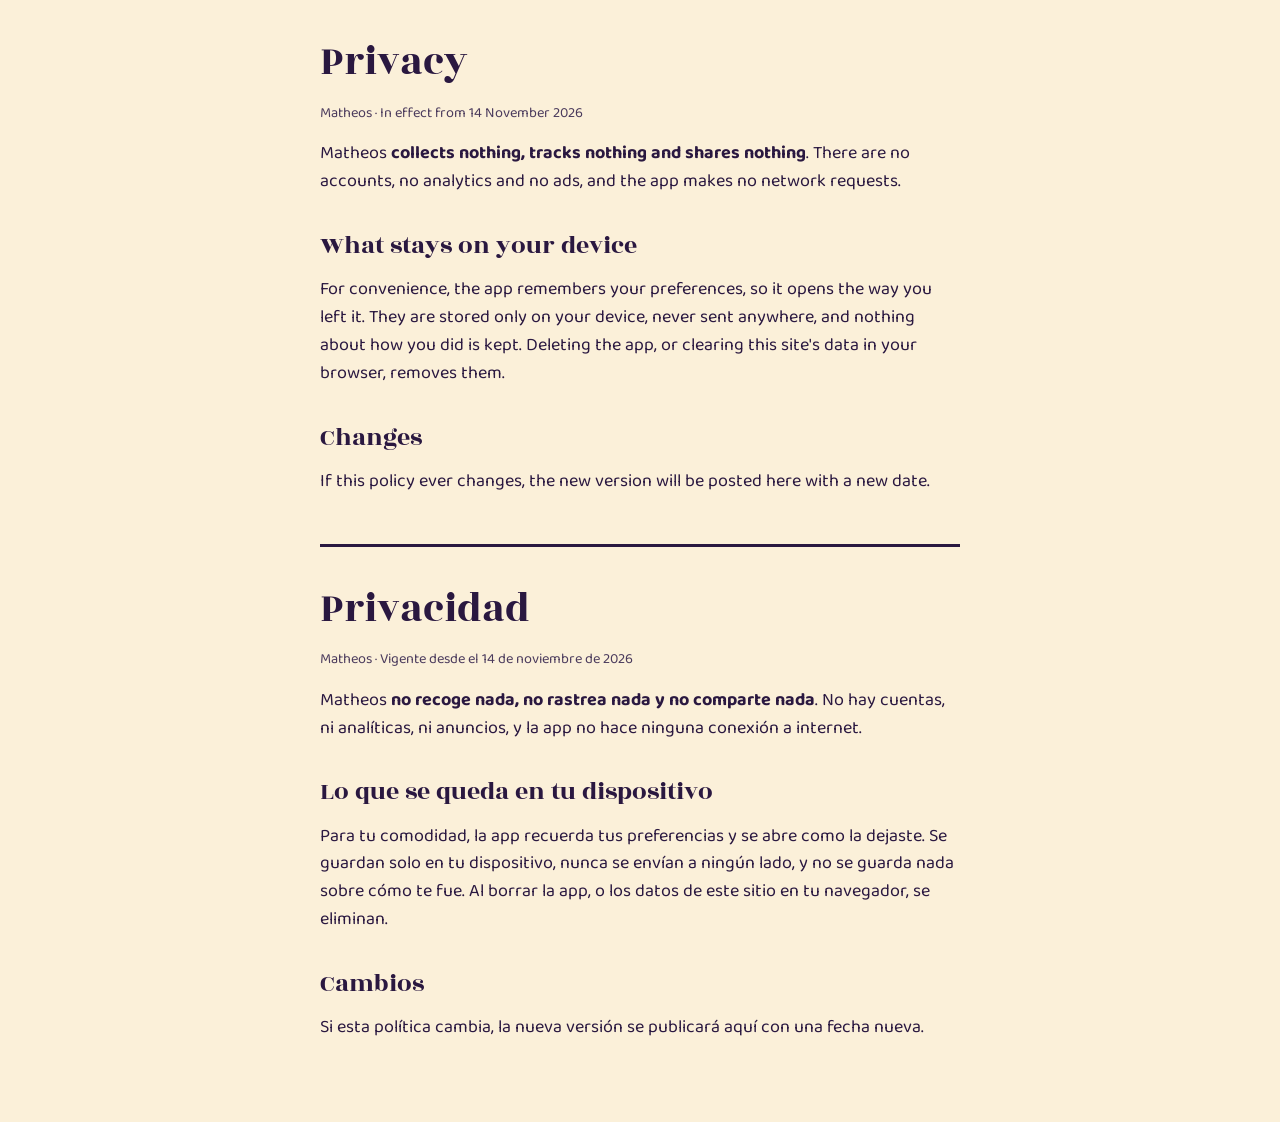
<file: privacy/index.html>
<!DOCTYPE html>
<html lang="en">
<head>
  <meta charset="UTF-8">
  <meta name="viewport" content="width=device-width, initial-scale=1, viewport-fit=cover">
  <!-- No scripts at all; the one inline stylesheet is allowed by its hash. -->
  <meta http-equiv="Content-Security-Policy"
        content="default-src 'none'; style-src 'sha256-XGFpPwHj01VaSb8cx/hfoTyxRs6tb81eDxOwJiwghQ0='; font-src 'self'; base-uri 'none'; form-action 'none'">
  <title>Privacy · Matheos</title>
  <meta name="description" content="Matheos <strong>collects nothing, tracks nothing and shares nothing</strong>.">
  <meta name="color-scheme" content="light dark">
  <style>
    @font-face { font-family: "Baloo 2"; src: url("../assets/assets/fonts/Baloo2-VariableFont.ttf"); font-weight: 400 800; }
    @font-face { font-family: "Rozha One"; src: url("../assets/assets/fonts/RozhaOne-Regular.ttf"); }
    :root { --page: #fbf0d9; --ink: #2a1840; --soft: #4a3a5c; --link: #1660b0; --rule: #2a1840; }
    @media (prefers-color-scheme: dark) {
      :root { --page: #14103a; --ink: #fbefd6; --soft: #c9c0e2; --link: #72b2ff; --rule: #c9c0e2; }
    }
    html { background: var(--page); color: var(--ink); }
    body {
      margin: 0 auto; max-width: 40rem; padding: 2.5rem 1rem 4rem;
      font: 400 1.125rem/1.55 "Baloo 2", system-ui, sans-serif;
    }
    h1, h2 { font-family: "Rozha One", Georgia, serif; font-weight: 400; line-height: 1.1; margin: 0 0 1rem; }
    h1 { font-size: 2.6rem; }
    h2 { font-size: 1.6rem; margin-top: 2.25rem; }
    p, ul { margin: 0 0 1rem; }
    li { margin-bottom: .4rem; }
    .date { color: var(--soft); font-size: .9rem; }
    a { color: var(--link); text-underline-offset: .15em; }
    hr { border: 0; border-top: 3px solid var(--rule); margin: 3rem 0 2.5rem; }
  </style>
</head>
<body>
  <main>
    <h1>Privacy</h1>
    <p class="date">Matheos · In effect from 14 November 2026</p>

    <p>Matheos <strong>collects nothing, tracks nothing and shares nothing</strong>. There are no accounts,
    no analytics and no ads, and the app makes no network requests.</p>

    <h2>What stays on your device</h2>
    <p>For convenience, the app remembers your preferences, so it opens the way you left it.
    They are stored only on your device, never sent anywhere, and nothing about how you did is
    kept. Deleting the app, or clearing this site's data in your browser, removes them.</p>

    <h2>Changes</h2>
    <p>If this policy ever changes, the new version will be posted here with a new date.</p>
  </main>

  <hr>

  <main lang="es">
    <h1>Privacidad</h1>
    <p class="date">Matheos · Vigente desde el 14 de noviembre de 2026</p>

    <p>Matheos <strong>no recoge nada, no rastrea nada y no comparte nada</strong>. No hay cuentas, ni
    analíticas, ni anuncios, y la app no hace ninguna conexión a internet.</p>

    <h2>Lo que se queda en tu dispositivo</h2>
    <p>Para tu comodidad, la app recuerda tus preferencias y se abre como la dejaste. Se
    guardan solo en tu dispositivo, nunca se envían a ningún lado, y no se guarda nada sobre
    cómo te fue. Al borrar la app, o los datos de este sitio en tu navegador, se eliminan.</p>

    <h2>Cambios</h2>
    <p>Si esta política cambia, la nueva versión se publicará aquí con una fecha nueva.</p>
  </main>
</body>
</html>
</file>
